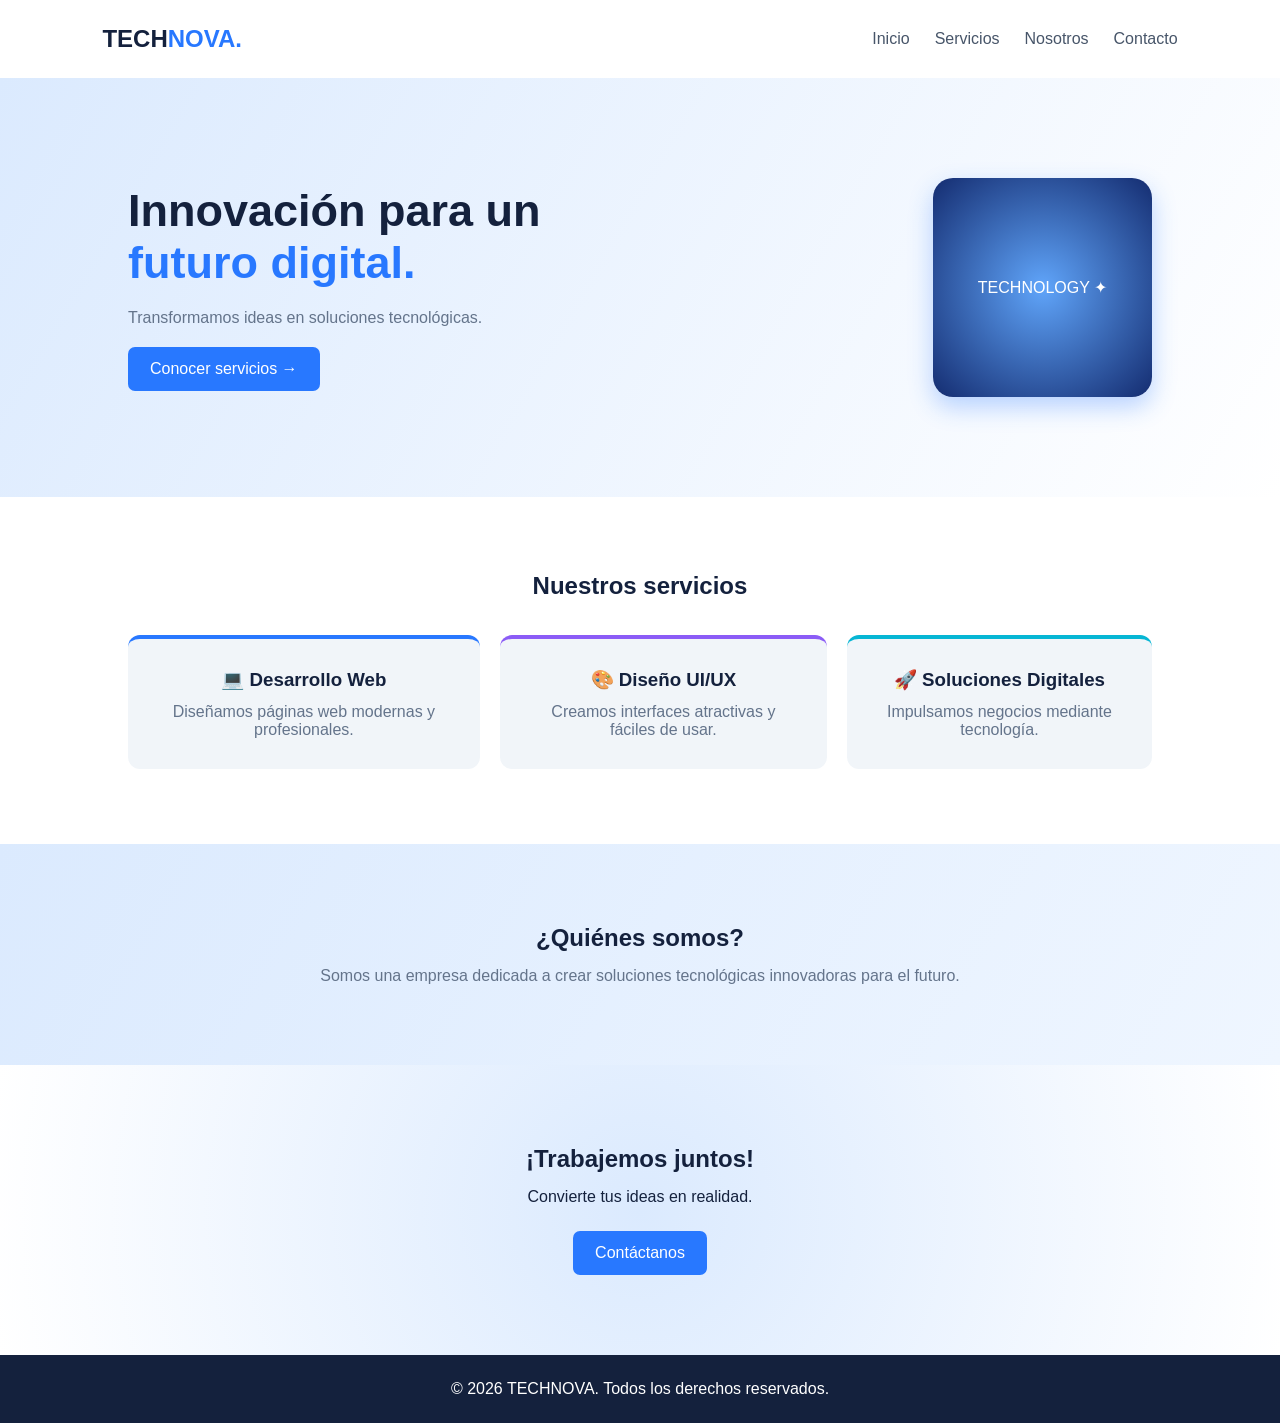
<file: index_Daniel.html>
<!DOCTYPE html>
<html lang="es">
<head>
    <meta charset="UTF-8">
    <meta name="viewport" content="width=device-width, initial-scale=1.0">
    <title>TECHNOVA</title>
    <link rel="stylesheet" href="style.css">
</head>
<body>

    <header>
        <h2>TECH<span>NOVA.</span></h2>
        <nav>
            <a href="#inicio">Inicio</a>
            <a href="#servicios">Servicios</a>
            <a href="#nosotros">Nosotros</a>
            <a href="#contacto">Contacto</a>
        </nav>
    </header>

    <section class="hero" id="inicio">
        <div>
            <h1>Innovación para un <span>futuro digital.</span></h1>
            <p>Transformamos ideas en soluciones tecnológicas.</p>
            <a href="#servicios" class="boton">Conocer servicios →</a>
        </div>
        <div class="imagen">TECHNOLOGY ✦</div>
    </section>

    <section class="servicios" id="servicios">
        <h2>Nuestros servicios</h2>

        <div class="contenedor">
            <article class="tarjeta">
                <h3>💻 Desarrollo Web</h3>
                <p>Diseñamos páginas web modernas y profesionales.</p>
            </article>

            <article class="tarjeta">
                <h3>🎨 Diseño UI/UX</h3>
                <p>Creamos interfaces atractivas y fáciles de usar.</p>
            </article>

            <article class="tarjeta">
                <h3>🚀 Soluciones Digitales</h3>
                <p>Impulsamos negocios mediante tecnología.</p>
            </article>
        </div>
    </section>

    <section class="nosotros" id="nosotros">
        <h2>¿Quiénes somos?</h2>
        <p>Somos una empresa dedicada a crear soluciones tecnológicas innovadoras para el futuro.</p>
    </section>

    <section class="contacto" id="contacto">
        <h2>¡Trabajemos juntos!</h2>
        <p>Convierte tus ideas en realidad.</p>
        <a href="mailto:contacto@technova.com" class="boton">Contáctanos</a>
    </section>

    <footer>
        <p>© 2026 TECHNOVA. Todos los derechos reservados.</p>
    </footer>

</body>
</html>
</file>
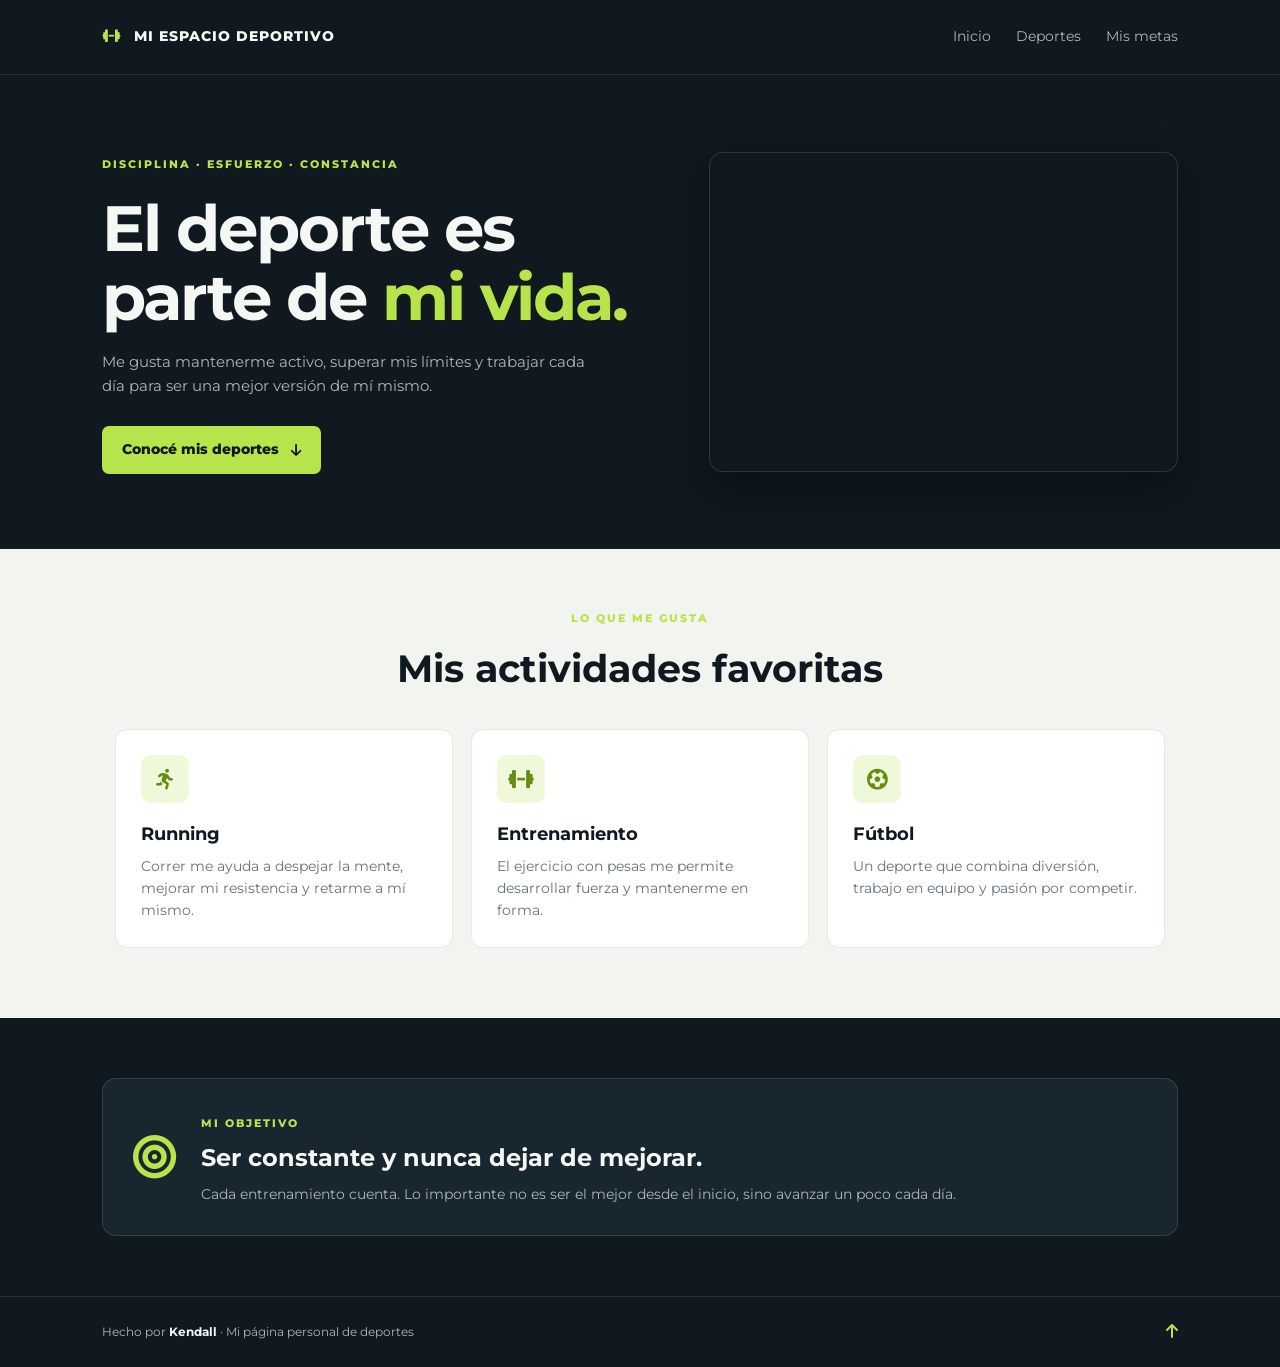
<file: pagina_deportes_personal/kendall pagina.html>
<!DOCTYPE html>
<html lang="es">
<head>
  <meta charset="UTF-8">
  <meta name="viewport" content="width=device-width, initial-scale=1.0">
  <title>Mi pasión por el deporte</title>
  <link rel="preconnect" href="https://fonts.googleapis.com">
  <link rel="preconnect" href="https://fonts.gstatic.com" crossorigin>
  <link href="https://fonts.googleapis.com/css2?family=Montserrat:wght@400;500;600;700;800&display=swap" rel="stylesheet">
  <link rel="stylesheet" href="https://cdnjs.cloudflare.com/ajax/libs/font-awesome/6.5.2/css/all.min.css">
  <link rel="stylesheet" href="style.css">
</head>
<body>
  <header class="top">
    <a class="logo" href="#inicio"><i class="fa-solid fa-dumbbell"></i> MI ESPACIO DEPORTIVO</a>
    <nav>
      <a href="#inicio">Inicio</a>
      <a href="#deportes">Deportes</a>
      <a href="#metas">Mis metas</a>
    </nav>
  </header>

  <main>
    <section class="hero" id="inicio">
      <div class="intro">
        <span class="tag">DISCIPLINA · ESFUERZO · CONSTANCIA</span>
        <h1>El deporte es parte de <span>mi vida.</span></h1>
        <p>Me gusta mantenerme activo, superar mis límites y trabajar cada día para ser una mejor versión de mí mismo.</p>
        <a class="button" href="#deportes">Conocé mis deportes <i class="fa-solid fa-arrow-down"></i></a>
      </div>
      <div class="photo" role="img" aria-label="Persona corriendo al aire libre"></div>
    </section>

    <section class="sports" id="deportes">
      <div class="section-title">
        <span class="tag">LO QUE ME GUSTA</span>
        <h2>Mis actividades favoritas</h2>
      </div>
      <div class="cards">
        <article class="card">
          <div class="icon"><i class="fa-solid fa-person-running"></i></div>
          <h3>Running</h3>
          <p>Correr me ayuda a despejar la mente, mejorar mi resistencia y retarme a mí mismo.</p>
        </article>
        <article class="card">
          <div class="icon"><i class="fa-solid fa-dumbbell"></i></div>
          <h3>Entrenamiento</h3>
          <p>El ejercicio con pesas me permite desarrollar fuerza y mantenerme en forma.</p>
        </article>
        <article class="card">
          <div class="icon"><i class="fa-solid fa-futbol"></i></div>
          <h3>Fútbol</h3>
          <p>Un deporte que combina diversión, trabajo en equipo y pasión por competir.</p>
        </article>
      </div>
    </section>

    <section class="goal" id="metas">
      <i class="fa-solid fa-bullseye"></i>
      <div>
        <span class="tag">MI OBJETIVO</span>
        <h2>Ser constante y nunca dejar de mejorar.</h2>
        <p>Cada entrenamiento cuenta. Lo importante no es ser el mejor desde el inicio, sino avanzar un poco cada día.</p>
      </div>
    </section>
  </main>

  <footer>
    <p>Hecho por <strong>Kendall</strong> · Mi página personal de deportes</p>
    <a href="#inicio" aria-label="Volver al inicio"><i class="fa-solid fa-arrow-up"></i></a>
  </footer>
</body>
</html>
</file>
<file: style.css>
* {
    margin: 0;
    padding: 0;
    box-sizing: border-box;
    font-family: Arial, sans-serif;
}

:root {
    --azul: #2878ff;
    --oscuro: #14213d;
}

body {
    background-color: #f8fafc;
    color: var(--oscuro);
}

header {
    background-color: white;
    padding: 25px 8%;
    display: flex;
    justify-content: space-between;
    align-items: center;
}

header span, h1 span {
    color: var(--azul);
}

nav {
    display: flex;
    gap: 25px;
}

nav a {
    text-decoration: none;
    color: #475569;
}

nav a:hover {
    color: var(--azul);
}

.hero {
    padding: 100px 10%;
    display: flex;
    justify-content: space-between;
    align-items: center;
    gap: 30px;
    background: linear-gradient(120deg, #dbeafe, white);
}

.hero h1 {
    font-size: 45px;
    max-width: 500px;
}

.hero p {
    margin: 20px 0;
    color: #64748b;
}

.imagen {
    background: radial-gradient(circle, #60a5fa, #142c70);
    color: white;
    padding: 100px 45px;
    border-radius: 20px;
    box-shadow: 0 10px 25px #2878ff50;
}

.boton {
    display: inline-block;
    background: var(--azul);
    color: white;
    padding: 13px 22px;
    border-radius: 7px;
    text-decoration: none;
    transition: 0.3s;
}

.boton:hover {
    background: #125bd4;
    transform: translateY(-3px);
}

.boton:active {
    transform: scale(0.95);
}

.servicios {
    padding: 75px 10%;
    text-align: center;
    background-color: white;
}

.contenedor {
    display: flex;
    gap: 20px;
    margin-top: 35px;
}

.tarjeta {
    padding: 30px;
    background: #f1f5f9;
    border-radius: 12px;
    transition: 0.3s;
}

.tarjeta:hover {
    transform: translateY(-8px);
    box-shadow: 0 10px 20px #2878ff30;
}

.tarjeta:first-child {
    border-top: 4px solid #2878ff;
}

.tarjeta:nth-child(2) {
    border-top: 4px solid #8b5cf6;
}

.tarjeta:last-child {
    border-top: 4px solid #06b6d4;
}

.tarjeta p {
    margin-top: 12px;
    color: #64748b;
}

.nosotros {
    padding: 80px 10%;
    text-align: center;
    background-image: linear-gradient(120deg, #dbeafe, #eff6ff);
}

.nosotros p {
    margin-top: 15px;
    color: #64748b;
}

.contacto {
    padding: 80px 10%;
    text-align: center;
    background: radial-gradient(circle, #dbeafe, white);
}

.contacto p {
    margin: 15px 0 25px;
}

footer {
    padding: 25px;
    text-align: center;
    background-color: var(--oscuro);
    color: white;
}

@media (max-width: 700px) {
    header, .hero {
        flex-direction: column;
        text-align: center;
    }

    nav {
        flex-wrap: wrap;
        justify-content: center;
    }

    .contenedor {
        flex-direction: column;
    }

    .hero h1 {
        font-size: 35px;
    }
}

a:focus {
    outline: 2px solid var(--azul);
}

::selection {
    background: var(--azul);
    color: white;
}
</file>
<file: pagina_deportes_personal/style.css>
* {
  box-sizing: border-box;
  margin: 0;
  padding: 0;
}

:root {
  --dark: #101820;
  --panel: #182630;
  --lime: #b7e34b;
  --white: #f5f7f4;
  --muted: #aab7bd;
}

html { scroll-behavior: smooth; }

body {
  font-family: 'Montserrat', sans-serif;
  background: var(--dark);
  color: var(--white);
  line-height: 1.6;
}

a { color: inherit; text-decoration: none; }

.top {
  min-height: 75px;
  padding: 18px 8%;
  display: flex;
  justify-content: space-between;
  align-items: center;
  gap: 20px;
  border-bottom: 1px solid #ffffff18;
}

.logo {
  font-size: .9rem;
  font-weight: 800;
  letter-spacing: 1px;
}

.logo i { color: var(--lime); margin-right: 8px; }

nav { display: flex; gap: 25px; }
nav a { color: var(--muted); font-size: .85rem; transition: color .2s; }
nav a:hover { color: var(--lime); }

.hero {
  padding: 75px 8%;
  display: grid;
  grid-template-columns: 1fr .85fr;
  align-items: center;
  gap: 55px;
}

.tag {
  color: var(--lime);
  font-size: .7rem;
  font-weight: 800;
  letter-spacing: 2px;
}

h1 {
  margin: 18px 0;
  max-width: 600px;
  font-size: clamp(2.6rem, 5vw, 4.5rem);
  line-height: 1.08;
  letter-spacing: -2px;
}

h1 span { color: var(--lime); }

.intro p {
  max-width: 490px;
  color: var(--muted);
  font-size: .95rem;
  margin-bottom: 28px;
}

.button {
  display: inline-flex;
  align-items: center;
  gap: 12px;
  padding: 13px 20px;
  border-radius: 7px;
  background: var(--lime);
  color: var(--dark);
  font-size: .85rem;
  font-weight: 800;
  transition: transform .2s, background .2s;
}

.button:hover { transform: translateY(-3px); background: #d0f47a; }

.photo {
  min-height: 320px;
  border-radius: 14px;
  background:
    linear-gradient(0deg, #10182022, #10182022),
    url('https://images.unsplash.com/photo-1552674605-db6ffd4facb5?auto=format&fit=crop&w=1000&q=85') center/cover;
  border: 1px solid #ffffff20;
  box-shadow: 0 18px 45px #0005;
}

.sports {
  padding: 55px 8% 70px;
  background: #f2f5ef;
  color: var(--dark);
}

.section-title { text-align: center; margin-bottom: 30px; }
.section-title h2 { margin-top: 8px; font-size: clamp(1.7rem, 3vw, 2.4rem); }

.cards {
  display: grid;
  grid-template-columns: repeat(3, 1fr);
  gap: 18px;
  max-width: 1050px;
  margin: auto;
}

.card {
  padding: 25px;
  background: white;
  border-radius: 12px;
  border: 1px solid #e4e9e1;
  transition: transform .2s, box-shadow .2s;
}

.card:hover { transform: translateY(-5px); box-shadow: 0 12px 25px #14200e18; }

.icon {
  width: 48px;
  height: 48px;
  display: grid;
  place-items: center;
  border-radius: 10px;
  background: #eff8d9;
  color: #668d13;
  font-size: 1.3rem;
  margin-bottom: 17px;
}

.card h3 { margin-bottom: 8px; font-size: 1.1rem; }
.card p { color: #66727a; font-size: .85rem; }

.goal {
  margin: 60px 8%;
  padding: 30px;
  display: flex;
  align-items: center;
  gap: 25px;
  border: 1px solid #ffffff20;
  border-radius: 14px;
  background: var(--panel);
}

.goal > i { color: var(--lime); font-size: 2.7rem; }
.goal h2 { margin: 5px 0; font-size: 1.5rem; }
.goal p { color: var(--muted); font-size: .88rem; }

footer {
  padding: 22px 8%;
  display: flex;
  align-items: center;
  justify-content: space-between;
  gap: 15px;
  border-top: 1px solid #ffffff18;
  color: var(--muted);
  font-size: .78rem;
}

footer strong { color: var(--white); }
footer a { color: var(--lime); font-size: 1rem; }

@media (max-width: 750px) {
  .top { flex-direction: column; }
  nav { gap: 18px; }
  .hero { grid-template-columns: 1fr; padding-top: 55px; gap: 30px; }
  .photo { min-height: 250px; }
  .cards { grid-template-columns: 1fr; }
  .goal { margin: 40px 5%; align-items: flex-start; }
}

@media (max-width: 420px) {
  nav { gap: 12px; }
  nav a { font-size: .75rem; }
  .goal { flex-direction: column; }
  footer { flex-wrap: wrap; }
}
</file>
